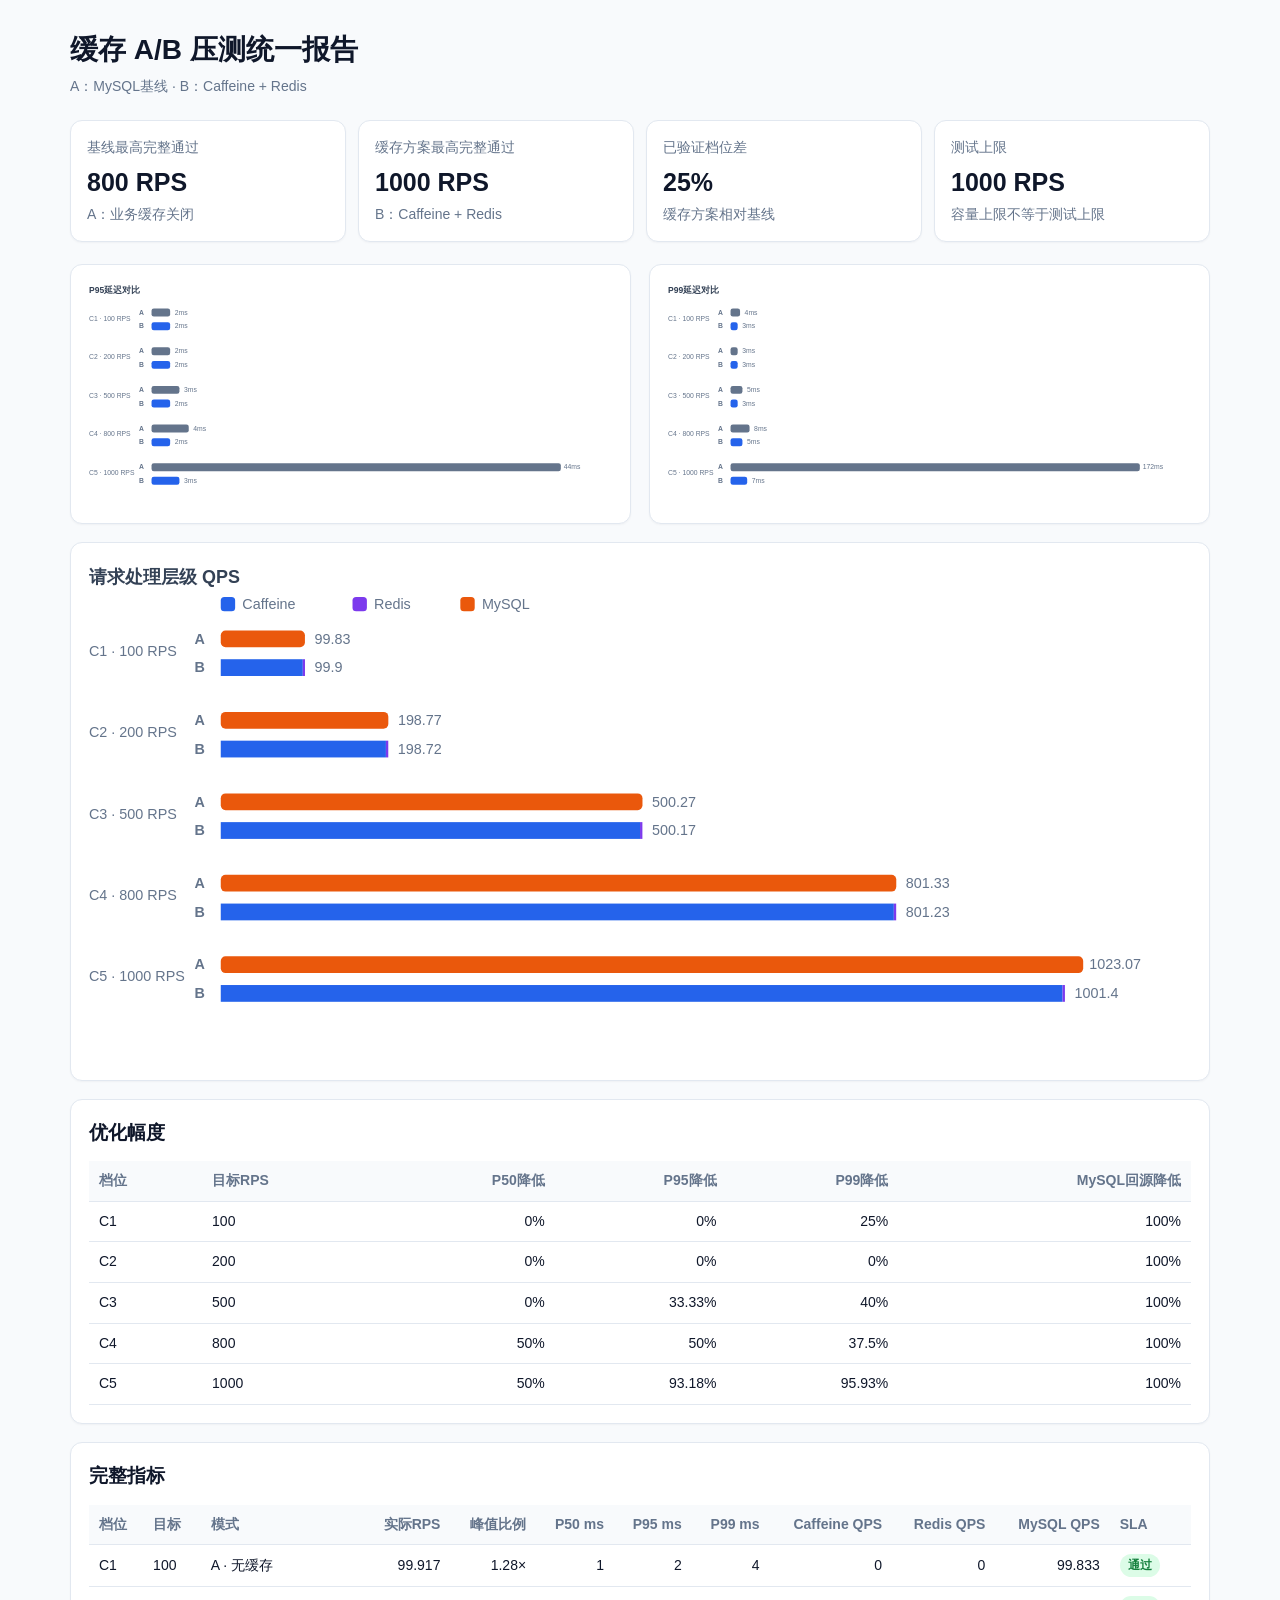
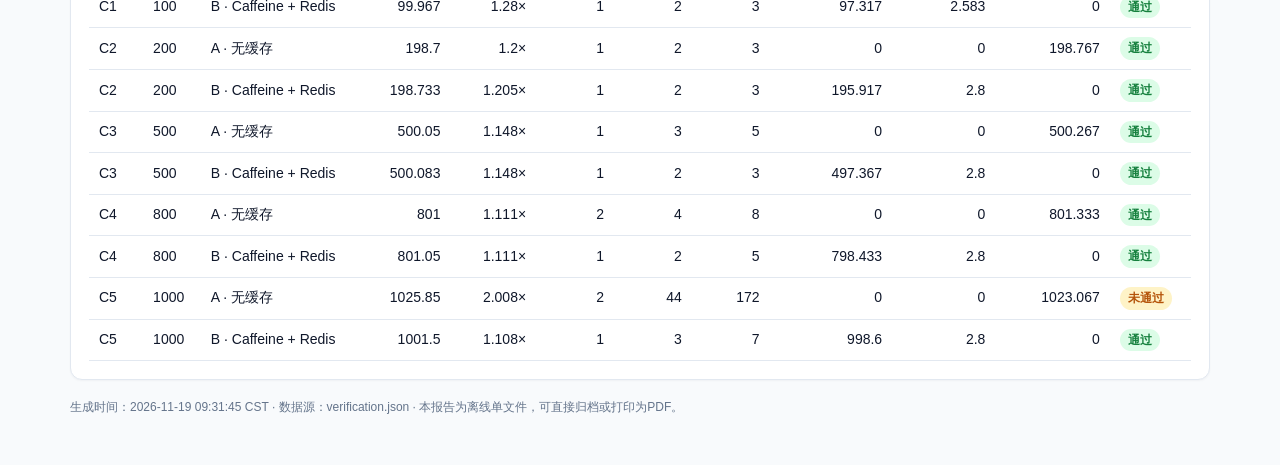
<file: cache-ab-report.html>
<!doctype html>
<html lang="zh-CN">
<head>
  <meta charset="utf-8">
  <meta name="viewport" content="width=device-width,initial-scale=1">
  <title>缓存A/B压测统一报告</title>
  <style>
    :root { color-scheme: light; --bg:#f8fafc; --surface:#ffffff; --text:#0f172a; --muted:#64748b; --line:#e2e8f0; --blue:#2563eb; --orange:#ea580c; --purple:#7c3aed; --green:#15803d; --amber:#b45309; }
    * { box-sizing:border-box; }
    body { margin:0; background:var(--bg); color:var(--text); font:14px/1.55 -apple-system,BlinkMacSystemFont,"Segoe UI","PingFang SC","Microsoft YaHei",sans-serif; }
    main { max-width:1180px; margin:0 auto; padding:28px 20px 48px; }
    h1,h2 { margin:0; font-weight:600; }
    h1 { font-size:28px; } h2 { font-size:19px; margin-bottom:14px; }
    .header { display:flex; justify-content:space-between; align-items:flex-start; gap:20px; margin-bottom:22px; }
    .subtitle { color:var(--muted); margin-top:5px; }
    .summary { display:grid; grid-template-columns:repeat(4,minmax(0,1fr)); gap:12px; margin-bottom:22px; }
    .summary-card,.panel { background:var(--surface); border:1px solid var(--line); border-radius:12px; box-shadow:0 1px 2px rgba(15,23,42,.04); }
    .summary-card { padding:16px; } .summary-label,.summary-note { color:var(--muted); }
    .summary-value { font-size:25px; font-weight:650; margin:4px 0 2px; font-variant-numeric:tabular-nums; }
    .panel { padding:18px; margin-bottom:18px; }
    .chart-grid { display:grid; grid-template-columns:1fr 1fr; gap:18px; }
    .chart { display:block; width:100%; height:auto; overflow:visible; }
    .chart-title { font-size:15px; font-weight:600; fill:#334155; }
    .axis-label,.legend-label,.series-label,.value-label { fill:#64748b; font-size:12px; }
    .series-label { font-weight:600; } .value-label { font-variant-numeric:tabular-nums; }
    .table-wrap { overflow-x:auto; } table { width:100%; border-collapse:collapse; min-width:820px; }
    th,td { padding:9px 10px; text-align:left; border-bottom:1px solid var(--line); white-space:nowrap; }
    th { color:var(--muted); font-weight:600; background:#f8fafc; } .numeric { text-align:right; font-variant-numeric:tabular-nums; }
    .pill { display:inline-block; padding:2px 8px; border-radius:999px; font-size:12px; font-weight:600; }
    .pill-ok { color:var(--green); background:#dcfce7; } .pill-warning { color:var(--amber); background:#fef3c7; }
    footer { color:var(--muted); margin-top:18px; font-size:12px; }
    @media (max-width:820px) { .summary,.chart-grid { grid-template-columns:1fr 1fr; } .header { flex-direction:column; } }
    @media (max-width:560px) { main { padding:18px 12px 36px; } .summary,.chart-grid { grid-template-columns:1fr; } h1 { font-size:23px; } }
    @media print { body { background:white; } main { max-width:none; padding:0; } .panel,.summary-card { box-shadow:none; break-inside:avoid; } }
  </style>
</head>
<body>
<main>
  <header class="header">
    <div><h1>缓存 A/B 压测统一报告</h1><div class="subtitle">A：MySQL基线 · B：Caffeine + Redis</div></div>
  </header>
  <section class="summary"><div class="summary-card"><div class="summary-label">基线最高完整通过</div><div class="summary-value">800 RPS</div><div class="summary-note">A：业务缓存关闭</div></div><div class="summary-card"><div class="summary-label">缓存方案最高完整通过</div><div class="summary-value">1000 RPS</div><div class="summary-note">B：Caffeine + Redis</div></div><div class="summary-card"><div class="summary-label">已验证档位差</div><div class="summary-value">25%</div><div class="summary-note">缓存方案相对基线</div></div><div class="summary-card"><div class="summary-label">测试上限</div><div class="summary-value">1000 RPS</div><div class="summary-note">容量上限不等于测试上限</div></div></section>
  <section class="chart-grid">
    <div class="panel"><svg class="chart" viewBox="0 0 920 390" role="img" aria-label="P95延迟对比，灰色为无缓存，蓝色为Caffeine加Redis"><title>P95延迟对比</title><text x="0" y="18" class="chart-title">P95延迟对比</text><text x="0" y="66" class="axis-label">C1 · 100 RPS</text><text x="88" y="56" class="series-label">A</text><rect x="110" y="45" width="32.73" height="14" rx="4" fill="#64748b"><title>A: 2ms</title></rect><text x="150.73" y="56" class="value-label">2ms</text><text x="88" y="80" class="series-label">B</text><rect x="110" y="69" width="32.73" height="14" rx="4" fill="#2563eb"><title>B: 2ms</title></rect><text x="150.73" y="80" class="value-label">2ms</text><text x="0" y="134" class="axis-label">C2 · 200 RPS</text><text x="88" y="124" class="series-label">A</text><rect x="110" y="113" width="32.73" height="14" rx="4" fill="#64748b"><title>A: 2ms</title></rect><text x="150.73" y="124" class="value-label">2ms</text><text x="88" y="148" class="series-label">B</text><rect x="110" y="137" width="32.73" height="14" rx="4" fill="#2563eb"><title>B: 2ms</title></rect><text x="150.73" y="148" class="value-label">2ms</text><text x="0" y="202" class="axis-label">C3 · 500 RPS</text><text x="88" y="192" class="series-label">A</text><rect x="110" y="181" width="49.09" height="14" rx="4" fill="#64748b"><title>A: 3ms</title></rect><text x="167.09" y="192" class="value-label">3ms</text><text x="88" y="216" class="series-label">B</text><rect x="110" y="205" width="32.73" height="14" rx="4" fill="#2563eb"><title>B: 2ms</title></rect><text x="150.73" y="216" class="value-label">2ms</text><text x="0" y="270" class="axis-label">C4 · 800 RPS</text><text x="88" y="260" class="series-label">A</text><rect x="110" y="249" width="65.45" height="14" rx="4" fill="#64748b"><title>A: 4ms</title></rect><text x="183.45" y="260" class="value-label">4ms</text><text x="88" y="284" class="series-label">B</text><rect x="110" y="273" width="32.73" height="14" rx="4" fill="#2563eb"><title>B: 2ms</title></rect><text x="150.73" y="284" class="value-label">2ms</text><text x="0" y="338" class="axis-label">C5 · 1000 RPS</text><text x="88" y="328" class="series-label">A</text><rect x="110" y="317" width="720.00" height="14" rx="4" fill="#64748b"><title>A: 44ms</title></rect><text x="835.00" y="328" class="value-label">44ms</text><text x="88" y="352" class="series-label">B</text><rect x="110" y="341" width="49.09" height="14" rx="4" fill="#2563eb"><title>B: 3ms</title></rect><text x="167.09" y="352" class="value-label">3ms</text></svg></div>
    <div class="panel"><svg class="chart" viewBox="0 0 920 390" role="img" aria-label="P99延迟对比，灰色为无缓存，蓝色为Caffeine加Redis"><title>P99延迟对比</title><text x="0" y="18" class="chart-title">P99延迟对比</text><text x="0" y="66" class="axis-label">C1 · 100 RPS</text><text x="88" y="56" class="series-label">A</text><rect x="110" y="45" width="16.74" height="14" rx="4" fill="#64748b"><title>A: 4ms</title></rect><text x="134.74" y="56" class="value-label">4ms</text><text x="88" y="80" class="series-label">B</text><rect x="110" y="69" width="12.56" height="14" rx="4" fill="#2563eb"><title>B: 3ms</title></rect><text x="130.56" y="80" class="value-label">3ms</text><text x="0" y="134" class="axis-label">C2 · 200 RPS</text><text x="88" y="124" class="series-label">A</text><rect x="110" y="113" width="12.56" height="14" rx="4" fill="#64748b"><title>A: 3ms</title></rect><text x="130.56" y="124" class="value-label">3ms</text><text x="88" y="148" class="series-label">B</text><rect x="110" y="137" width="12.56" height="14" rx="4" fill="#2563eb"><title>B: 3ms</title></rect><text x="130.56" y="148" class="value-label">3ms</text><text x="0" y="202" class="axis-label">C3 · 500 RPS</text><text x="88" y="192" class="series-label">A</text><rect x="110" y="181" width="20.93" height="14" rx="4" fill="#64748b"><title>A: 5ms</title></rect><text x="138.93" y="192" class="value-label">5ms</text><text x="88" y="216" class="series-label">B</text><rect x="110" y="205" width="12.56" height="14" rx="4" fill="#2563eb"><title>B: 3ms</title></rect><text x="130.56" y="216" class="value-label">3ms</text><text x="0" y="270" class="axis-label">C4 · 800 RPS</text><text x="88" y="260" class="series-label">A</text><rect x="110" y="249" width="33.49" height="14" rx="4" fill="#64748b"><title>A: 8ms</title></rect><text x="151.49" y="260" class="value-label">8ms</text><text x="88" y="284" class="series-label">B</text><rect x="110" y="273" width="20.93" height="14" rx="4" fill="#2563eb"><title>B: 5ms</title></rect><text x="138.93" y="284" class="value-label">5ms</text><text x="0" y="338" class="axis-label">C5 · 1000 RPS</text><text x="88" y="328" class="series-label">A</text><rect x="110" y="317" width="720.00" height="14" rx="4" fill="#64748b"><title>A: 172ms</title></rect><text x="835.00" y="328" class="value-label">172ms</text><text x="88" y="352" class="series-label">B</text><rect x="110" y="341" width="29.30" height="14" rx="4" fill="#2563eb"><title>B: 7ms</title></rect><text x="147.30" y="352" class="value-label">7ms</text></svg></div>
  </section>
  <section class="panel"><svg class="chart" viewBox="0 0 920 418" role="img" aria-label="请求每秒处理层级，A组为MySQL，B组分为Caffeine、Redis和MySQL"><title>请求处理层级 QPS</title><text x="0" y="18" class="chart-title">请求处理层级 QPS</text><rect x="110" y="30" width="12" height="12" rx="3" fill="#2563eb"/><text x="128" y="40" class="legend-label">Caffeine</text><rect x="220" y="30" width="12" height="12" rx="3" fill="#7c3aed"/><text x="238" y="40" class="legend-label">Redis</text><rect x="310" y="30" width="12" height="12" rx="3" fill="#ea580c"/><text x="328" y="40" class="legend-label">MySQL</text><text x="0" y="79" class="axis-label">C1 · 100 RPS</text><text x="88" y="69" class="series-label">A</text><rect x="110" y="58" width="70.26" height="14" rx="4" fill="#ea580c"><title>MySQL: 99.83 QPS</title></rect><text x="188.26" y="69" class="value-label">99.83</text><text x="88" y="93" class="series-label">B</text><rect x="110.00" y="82" width="68.49" height="14" fill="#2563eb"><title>Caffeine: 97.32 QPS</title></rect><rect x="178.49" y="82" width="1.82" height="14" fill="#7c3aed"><title>Redis: 2.58 QPS</title></rect><text x="188.31" y="93" class="value-label">99.9</text><text x="0" y="147" class="axis-label">C2 · 200 RPS</text><text x="88" y="137" class="series-label">A</text><rect x="110" y="126" width="139.89" height="14" rx="4" fill="#ea580c"><title>MySQL: 198.77 QPS</title></rect><text x="257.89" y="137" class="value-label">198.77</text><text x="88" y="161" class="series-label">B</text><rect x="110.00" y="150" width="137.88" height="14" fill="#2563eb"><title>Caffeine: 195.92 QPS</title></rect><rect x="247.88" y="150" width="1.97" height="14" fill="#7c3aed"><title>Redis: 2.8 QPS</title></rect><text x="257.85" y="161" class="value-label">198.72</text><text x="0" y="215" class="axis-label">C3 · 500 RPS</text><text x="88" y="205" class="series-label">A</text><rect x="110" y="194" width="352.07" height="14" rx="4" fill="#ea580c"><title>MySQL: 500.27 QPS</title></rect><text x="470.07" y="205" class="value-label">500.27</text><text x="88" y="229" class="series-label">B</text><rect x="110.00" y="218" width="350.03" height="14" fill="#2563eb"><title>Caffeine: 497.37 QPS</title></rect><rect x="460.03" y="218" width="1.97" height="14" fill="#7c3aed"><title>Redis: 2.8 QPS</title></rect><text x="470.00" y="229" class="value-label">500.17</text><text x="0" y="283" class="axis-label">C4 · 800 RPS</text><text x="88" y="273" class="series-label">A</text><rect x="110" y="262" width="563.95" height="14" rx="4" fill="#ea580c"><title>MySQL: 801.33 QPS</title></rect><text x="681.95" y="273" class="value-label">801.33</text><text x="88" y="297" class="series-label">B</text><rect x="110.00" y="286" width="561.91" height="14" fill="#2563eb"><title>Caffeine: 798.43 QPS</title></rect><rect x="671.91" y="286" width="1.97" height="14" fill="#7c3aed"><title>Redis: 2.8 QPS</title></rect><text x="681.88" y="297" class="value-label">801.23</text><text x="0" y="351" class="axis-label">C5 · 1000 RPS</text><text x="88" y="341" class="series-label">A</text><rect x="110" y="330" width="720.00" height="14" rx="4" fill="#ea580c"><title>MySQL: 1023.07 QPS</title></rect><text x="835.00" y="341" class="value-label">1023.07</text><text x="88" y="365" class="series-label">B</text><rect x="110.00" y="354" width="702.78" height="14" fill="#2563eb"><title>Caffeine: 998.6 QPS</title></rect><rect x="812.78" y="354" width="1.97" height="14" fill="#7c3aed"><title>Redis: 2.8 QPS</title></rect><text x="822.75" y="365" class="value-label">1001.4</text></svg></section>
  <section class="panel">
    <h2>优化幅度</h2>
    <div class="table-wrap"><table>
      <thead><tr><th>档位</th><th>目标RPS</th><th class="numeric">P50降低</th><th class="numeric">P95降低</th><th class="numeric">P99降低</th><th class="numeric">MySQL回源降低</th></tr></thead>
      <tbody><tr><td>C1</td><td>100</td><td class="numeric">0%</td><td class="numeric">0%</td><td class="numeric">25%</td><td class="numeric">100%</td></tr><tr><td>C2</td><td>200</td><td class="numeric">0%</td><td class="numeric">0%</td><td class="numeric">0%</td><td class="numeric">100%</td></tr><tr><td>C3</td><td>500</td><td class="numeric">0%</td><td class="numeric">33.33%</td><td class="numeric">40%</td><td class="numeric">100%</td></tr><tr><td>C4</td><td>800</td><td class="numeric">50%</td><td class="numeric">50%</td><td class="numeric">37.5%</td><td class="numeric">100%</td></tr><tr><td>C5</td><td>1000</td><td class="numeric">50%</td><td class="numeric">93.18%</td><td class="numeric">95.93%</td><td class="numeric">100%</td></tr></tbody>
    </table></div>
  </section>
  <section class="panel">
    <h2>完整指标</h2>
    <div class="table-wrap"><table>
      <thead><tr><th>档位</th><th>目标</th><th>模式</th><th class="numeric">实际RPS</th><th class="numeric">峰值比例</th><th class="numeric">P50 ms</th><th class="numeric">P95 ms</th><th class="numeric">P99 ms</th><th class="numeric">Caffeine QPS</th><th class="numeric">Redis QPS</th><th class="numeric">MySQL QPS</th><th>SLA</th></tr></thead>
      <tbody><tr><td>C1</td><td>100</td><td>A · 无缓存</td><td class="numeric">99.917</td><td class="numeric">1.28×</td><td class="numeric">1</td><td class="numeric">2</td><td class="numeric">4</td><td class="numeric">0</td><td class="numeric">0</td><td class="numeric">99.833</td><td><span class="pill pill-ok">通过</span></td></tr><tr><td>C1</td><td>100</td><td>B · Caffeine + Redis</td><td class="numeric">99.967</td><td class="numeric">1.28×</td><td class="numeric">1</td><td class="numeric">2</td><td class="numeric">3</td><td class="numeric">97.317</td><td class="numeric">2.583</td><td class="numeric">0</td><td><span class="pill pill-ok">通过</span></td></tr><tr><td>C2</td><td>200</td><td>A · 无缓存</td><td class="numeric">198.7</td><td class="numeric">1.2×</td><td class="numeric">1</td><td class="numeric">2</td><td class="numeric">3</td><td class="numeric">0</td><td class="numeric">0</td><td class="numeric">198.767</td><td><span class="pill pill-ok">通过</span></td></tr><tr><td>C2</td><td>200</td><td>B · Caffeine + Redis</td><td class="numeric">198.733</td><td class="numeric">1.205×</td><td class="numeric">1</td><td class="numeric">2</td><td class="numeric">3</td><td class="numeric">195.917</td><td class="numeric">2.8</td><td class="numeric">0</td><td><span class="pill pill-ok">通过</span></td></tr><tr><td>C3</td><td>500</td><td>A · 无缓存</td><td class="numeric">500.05</td><td class="numeric">1.148×</td><td class="numeric">1</td><td class="numeric">3</td><td class="numeric">5</td><td class="numeric">0</td><td class="numeric">0</td><td class="numeric">500.267</td><td><span class="pill pill-ok">通过</span></td></tr><tr><td>C3</td><td>500</td><td>B · Caffeine + Redis</td><td class="numeric">500.083</td><td class="numeric">1.148×</td><td class="numeric">1</td><td class="numeric">2</td><td class="numeric">3</td><td class="numeric">497.367</td><td class="numeric">2.8</td><td class="numeric">0</td><td><span class="pill pill-ok">通过</span></td></tr><tr><td>C4</td><td>800</td><td>A · 无缓存</td><td class="numeric">801</td><td class="numeric">1.111×</td><td class="numeric">2</td><td class="numeric">4</td><td class="numeric">8</td><td class="numeric">0</td><td class="numeric">0</td><td class="numeric">801.333</td><td><span class="pill pill-ok">通过</span></td></tr><tr><td>C4</td><td>800</td><td>B · Caffeine + Redis</td><td class="numeric">801.05</td><td class="numeric">1.111×</td><td class="numeric">1</td><td class="numeric">2</td><td class="numeric">5</td><td class="numeric">798.433</td><td class="numeric">2.8</td><td class="numeric">0</td><td><span class="pill pill-ok">通过</span></td></tr><tr><td>C5</td><td>1000</td><td>A · 无缓存</td><td class="numeric">1025.85</td><td class="numeric">2.008×</td><td class="numeric">2</td><td class="numeric">44</td><td class="numeric">172</td><td class="numeric">0</td><td class="numeric">0</td><td class="numeric">1023.067</td><td><span class="pill pill-warning">未通过</span></td></tr><tr><td>C5</td><td>1000</td><td>B · Caffeine + Redis</td><td class="numeric">1001.5</td><td class="numeric">1.108×</td><td class="numeric">1</td><td class="numeric">3</td><td class="numeric">7</td><td class="numeric">998.6</td><td class="numeric">2.8</td><td class="numeric">0</td><td><span class="pill pill-ok">通过</span></td></tr></tbody>
    </table></div>
  </section>
  <footer>生成时间：2026-11-19 09:31:45 CST · 数据源：verification.json · 本报告为离线单文件，可直接归档或打印为PDF。</footer>
</main>
</body>
</html>
</file>
